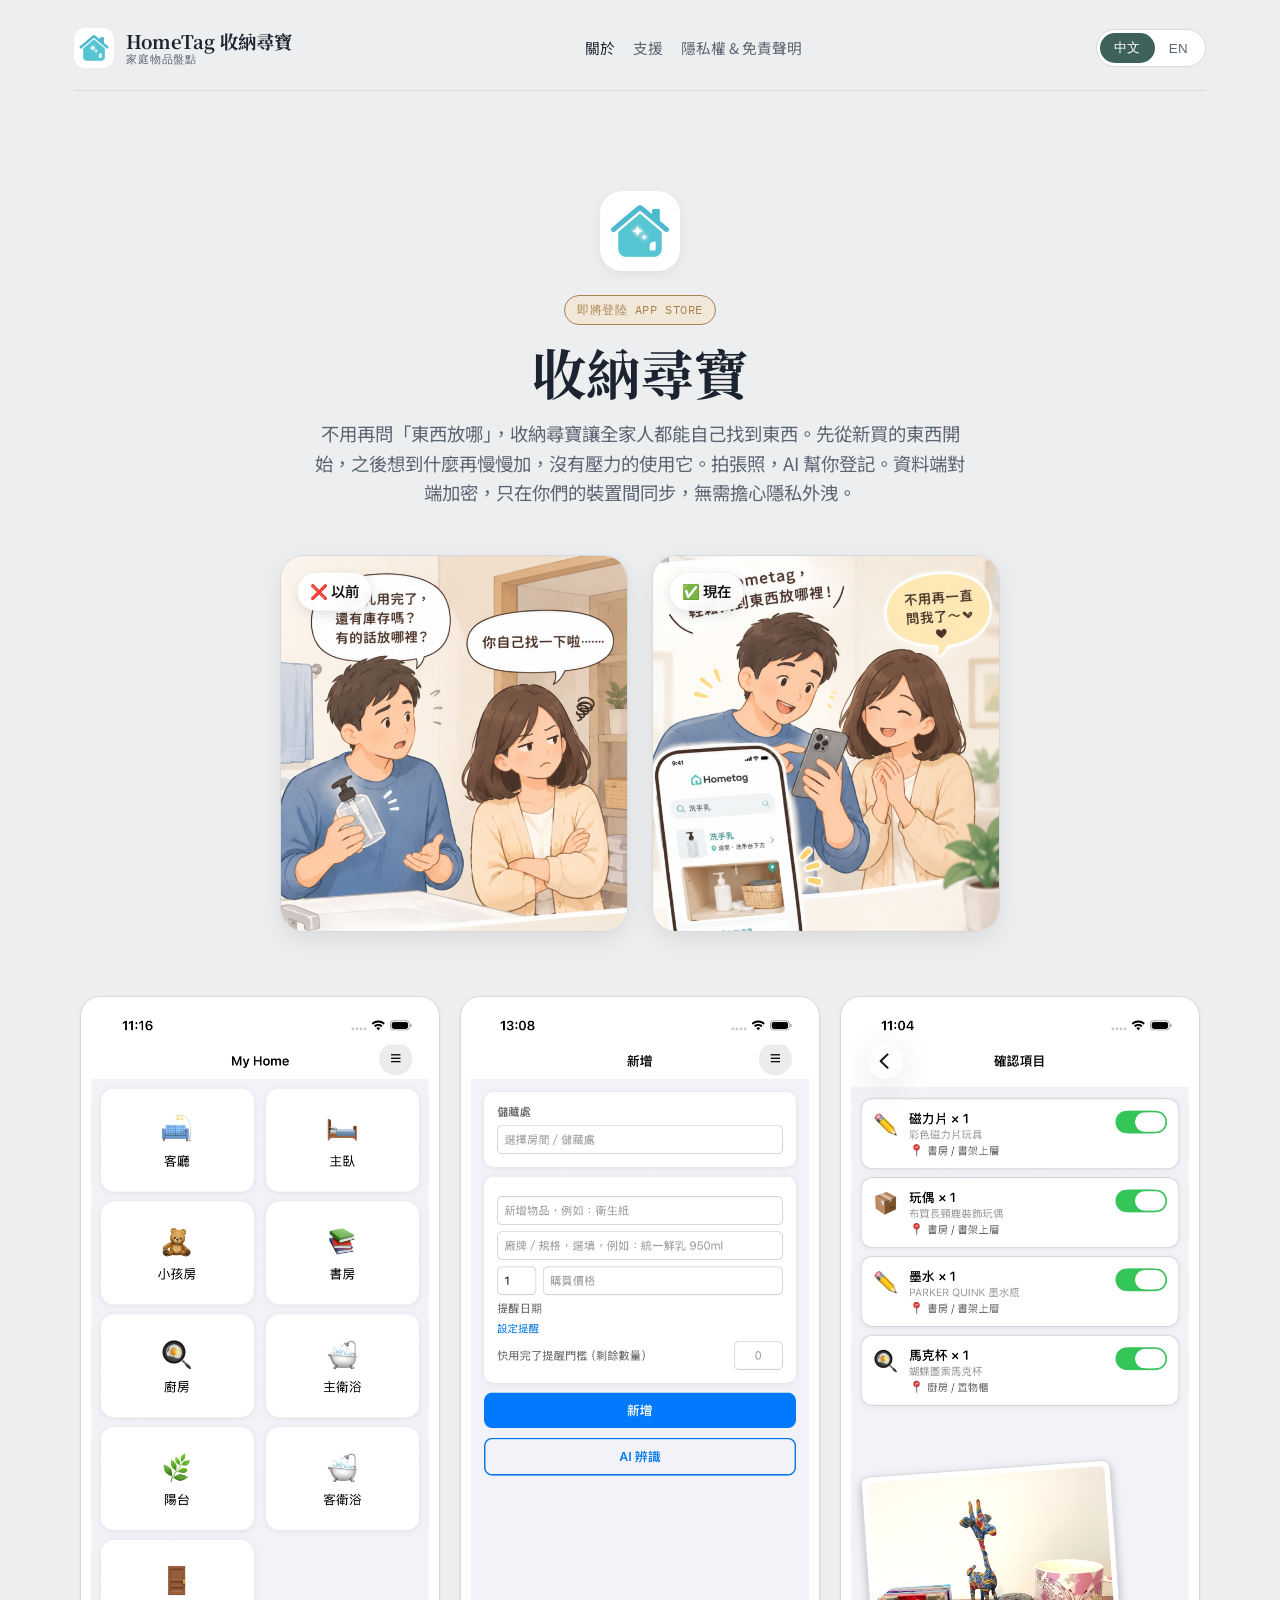
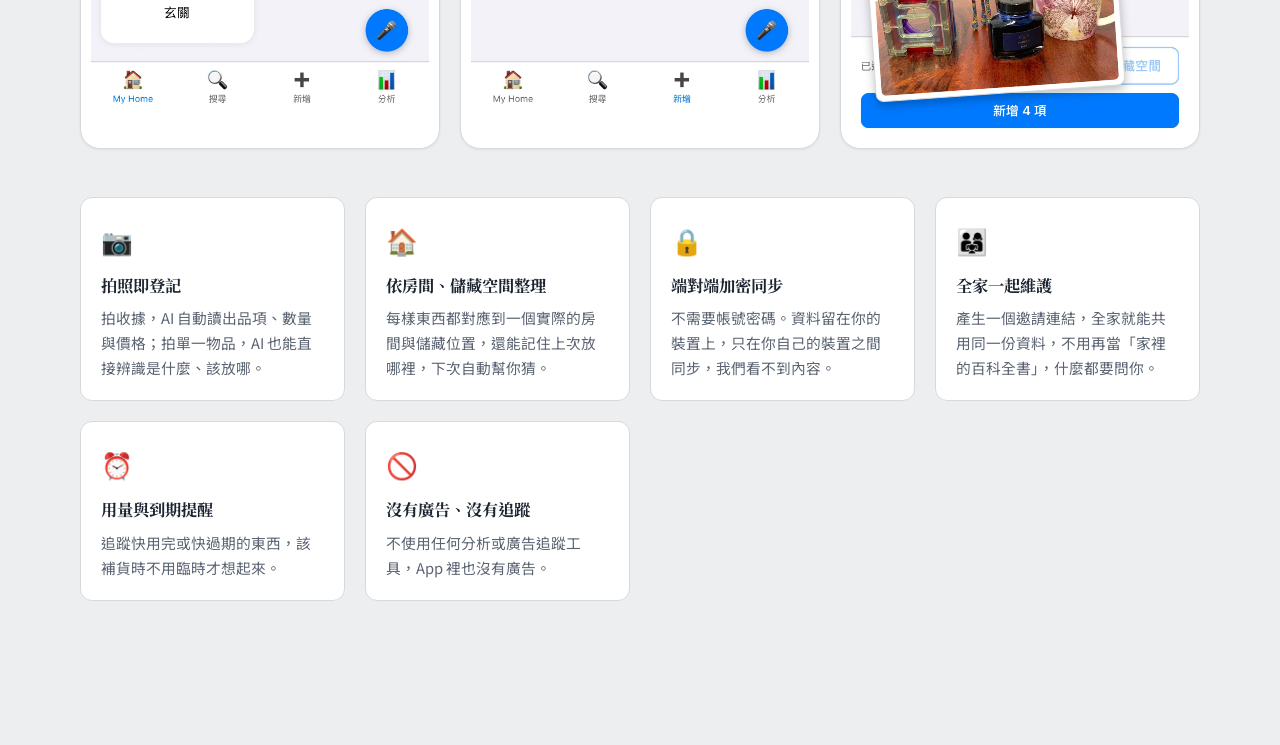
<file: index.html>
<!doctype html><html><head><meta charset=utf8><meta name=viewport content="width=device-width,initial-scale=1"><style>:root{color-scheme:light}body{margin:0;padding:0;font:14px -apple-system,BlinkMacSystemFont,sans-serif;background:#faf9f5;color:#141413}img{max-width:100%}[hidden]:not([hidden=until-found]){display:none!important}</style></head><body>
<title>HomeTag</title>
<link rel="icon" href="icon.png">
<link rel="stylesheet" href="https://fonts.googleapis.com/css2?family=Noto+Serif+TC:wght@500;700&family=Noto+Sans+TC:wght@400;500;600&family=Source+Serif+4:opsz,wght@8..60,500;8..60,700&family=Source+Sans+3:wght@400;500;600&family=IBM+Plex+Mono:wght@400;500&display=swap">
<link rel="stylesheet" href="style.css">

<div class="page">
  <header class="masthead">
    <a class="brand" href="index.html">
      <div class="brand-mark"><img src="icon.png" alt="HomeTag" style="width:100%;height:100%;object-fit:cover;border-radius:10px"></div>
      <div class="brand-text">
        <span class="brand-name">HomeTag <span data-lang-content="zh">收納尋寶</span></span>
        <span class="brand-sub"><span data-lang-content="zh">家庭物品盤點</span><span data-lang-content="en">Household Inventory</span></span>
      </div>
    </a>
    <nav class="site-nav">
      <a href="index.html" aria-current="page"><span data-lang-content="zh">關於</span><span data-lang-content="en">About</span></a>
      <a href="support.html"><span data-lang-content="zh">支援</span><span data-lang-content="en">Support</span></a>
      <a href="privacy.html"><span data-lang-content="zh">隱私權 & 免責聲明</span><span data-lang-content="en">Policies</span></a>
    </nav>
    <div class="lang-toggle" role="group" aria-label="Language">
      <button type="button" id="btn-zh" aria-pressed="true">中文</button>
      <button type="button" id="btn-en" aria-pressed="false">EN</button>
    </div>
  </header>

  <div class="simple-page">
    <div class="hero-row">
      <div class="hero">
        <div class="brand-mark"><img src="icon.png" alt="HomeTag" style="width:100%;height:100%;object-fit:cover;border-radius:22px"></div>
        <span class="status-pill" data-lang-content="zh">即將登陸 App Store</span>
        <span class="status-pill" data-lang-content="en">Coming soon to the App Store</span>
        <h1 data-lang-content="zh">收納尋寶</h1>
        <h1 data-lang-content="en">HomeTag</h1>
        <p data-lang-content="zh">不用再問「東西放哪」，收納尋寶讓全家人都能自己找到東西。先從新買的東西開始，之後想到什麼再慢慢加，沒有壓力的使用它。拍張照，AI 幫你登記。資料端對端加密，只在你們的裝置間同步，無需擔心隱私外洩。</p>
        <p data-lang-content="en">Stop asking "where did you put that?" HomeTag helps everyone in the household find things themselves. No need to inventory your whole home on day one. Just start with what's new, and add more whenever you think of it. Snap a photo and let AI log it. It is end-to-end encrypted, synced only between your own devices. No privacy leaking.</p>
      </div>

      <div class="scenario">
        <div data-lang-content="zh">
          <div class="scenario-split">
            <div class="scenario-panel bad">
              <div class="panel-label">❌ 以前</div>
              <div class="scenario-panel-crop"><img src="assets/senario_zh.png" alt="早上找洗手乳，另一半得自己找" loading="lazy"></div>
            </div>
            <div class="scenario-panel good">
              <div class="panel-label">✅ 現在</div>
              <div class="scenario-panel-crop"><img src="assets/senario_zh.png" alt="打開收納尋寶，一秒就找到" loading="lazy"></div>
            </div>
          </div>
        </div>
        <div data-lang-content="en">
          <div class="scenario-split">
            <div class="scenario-panel bad">
              <div class="panel-label">❌ Before</div>
              <div class="scenario-panel-crop"><img src="assets/senario_en.png" alt="Asking your partner where the hand soap is" loading="lazy"></div>
            </div>
            <div class="scenario-panel good">
              <div class="panel-label">✅ Now</div>
              <div class="scenario-panel-crop"><img src="assets/senario_en.png" alt="Finding it yourself in HomeTag" loading="lazy"></div>
            </div>
          </div>
        </div>
      </div>
    </div>

    <div class="screenshot-grid">
      <div class="screenshot" data-lang-content="zh"><img src="assets/home_zh.jpg" alt="收納尋寶 首頁畫面" loading="lazy"></div>
      <div class="screenshot" data-lang-content="zh"><img src="assets/add_zh.jpg" alt="收納尋寶 AI 拍照登記" loading="lazy"></div>
      <div class="screenshot" data-lang-content="zh">
        <div class="screenshot-media">
          <img src="assets/confirm_zh.jpg" alt="收納尋寶 確認畫面">
          <div class="demo-photo"><img src="assets/source_photo.jpg" alt="用來辨識的原始照片" loading="lazy"></div>
        </div>
      </div>
      <div class="screenshot" data-lang-content="en"><img src="assets/home_en.jpg" alt="HomeTag home screen" loading="lazy"></div>
      <div class="screenshot" data-lang-content="en"><img src="assets/add_en.jpg" alt="HomeTag AI photo scan" loading="lazy"></div>
      <div class="screenshot" data-lang-content="en">
        <div class="screenshot-media">
          <img src="assets/confirm_en.jpg" alt="HomeTag confirm screen">
          <div class="demo-photo"><img src="assets/source_photo.jpg" alt="Photo used for AI recognition" loading="lazy"></div>
        </div>
      </div>
    </div>

    <div class="feature-grid">
      <div class="feature-card">
        <div class="icon">📷</div>
        <h3 data-lang-content="zh">拍照即登記</h3>
        <h3 data-lang-content="en">Snap a photo, done</h3>
        <p data-lang-content="zh">拍收據，AI 自動讀出品項、數量與價格；拍單一物品，AI 也能直接辨識是什麼、該放哪。</p>
        <p data-lang-content="en">Photograph a receipt and AI reads out the items, quantities, and prices. Photograph a single object and AI identifies it directly.</p>
      </div>
      <div class="feature-card">
        <div class="icon">🏠</div>
        <h3 data-lang-content="zh">依房間、儲藏空間整理</h3>
        <h3 data-lang-content="en">Organized by room &amp; storage</h3>
        <p data-lang-content="zh">每樣東西都對應到一個實際的房間與儲藏位置，還能記住上次放哪裡，下次自動幫你猜。</p>
        <p data-lang-content="en">Every item maps to a real room and storage spot, and HomeTag remembers where things usually go, so it can suggest a place next time.</p>
      </div>
      <div class="feature-card">
        <div class="icon">🔒</div>
        <h3 data-lang-content="zh">端對端加密同步</h3>
        <h3 data-lang-content="en">End-to-end encrypted sync</h3>
        <p data-lang-content="zh">不需要帳號密碼。資料留在你的裝置上，只在你自己的裝置之間同步，我們看不到內容。</p>
        <p data-lang-content="en">No account or password needed. Your data lives on your devices and syncs only between them, and we can't see the contents.</p>
      </div>
      <div class="feature-card">
        <div class="icon">👨‍👩‍👧</div>
        <h3 data-lang-content="zh">全家一起維護</h3>
        <h3 data-lang-content="en">Share with your household</h3>
        <p data-lang-content="zh">產生一個邀請連結，全家就能共用同一份資料，不用再當「家裡的百科全書」，什麼都要問你。</p>
        <p data-lang-content="en">Generate an invite link so the whole family shares the same inventory. You're no longer the household encyclopedia everyone has to ask.</p>
      </div>
      <div class="feature-card">
        <div class="icon">⏰</div>
        <h3 data-lang-content="zh">用量與到期提醒</h3>
        <h3 data-lang-content="en">Usage &amp; expiry reminders</h3>
        <p data-lang-content="zh">追蹤快用完或快過期的東西，該補貨時不用臨時才想起來。</p>
        <p data-lang-content="en">Track what's running low or coming up on its expiry, so restocking isn't a last-minute scramble.</p>
      </div>
      <div class="feature-card">
        <div class="icon">🚫</div>
        <h3 data-lang-content="zh">沒有廣告、沒有追蹤</h3>
        <h3 data-lang-content="en">No ads, no tracking</h3>
        <p data-lang-content="zh">不使用任何分析或廣告追蹤工具，App 裡也沒有廣告。</p>
        <p data-lang-content="en">No analytics or ad-tracking SDKs of any kind, and no ads anywhere in the app.</p>
      </div>
    </div>

  </div>
</div>

<script>
  (function () {
    var root = document.documentElement;
    var btnZh = document.getElementById('btn-zh');
    var btnEn = document.getElementById('btn-en');

    function setLang(lang) {
      root.setAttribute('data-lang', lang);
      btnZh.setAttribute('aria-pressed', String(lang === 'zh'));
      btnEn.setAttribute('aria-pressed', String(lang === 'en'));
      try { localStorage.setItem('hometag-lang', lang); } catch (e) {}
    }

    var saved = 'zh';
    try { saved = localStorage.getItem('hometag-lang') || 'zh'; } catch (e) {}
    setLang(saved);

    btnZh.addEventListener('click', function () { setLang('zh'); });
    btnEn.addEventListener('click', function () { setLang('en'); });
  })();
</script>

</body></html>
</file>
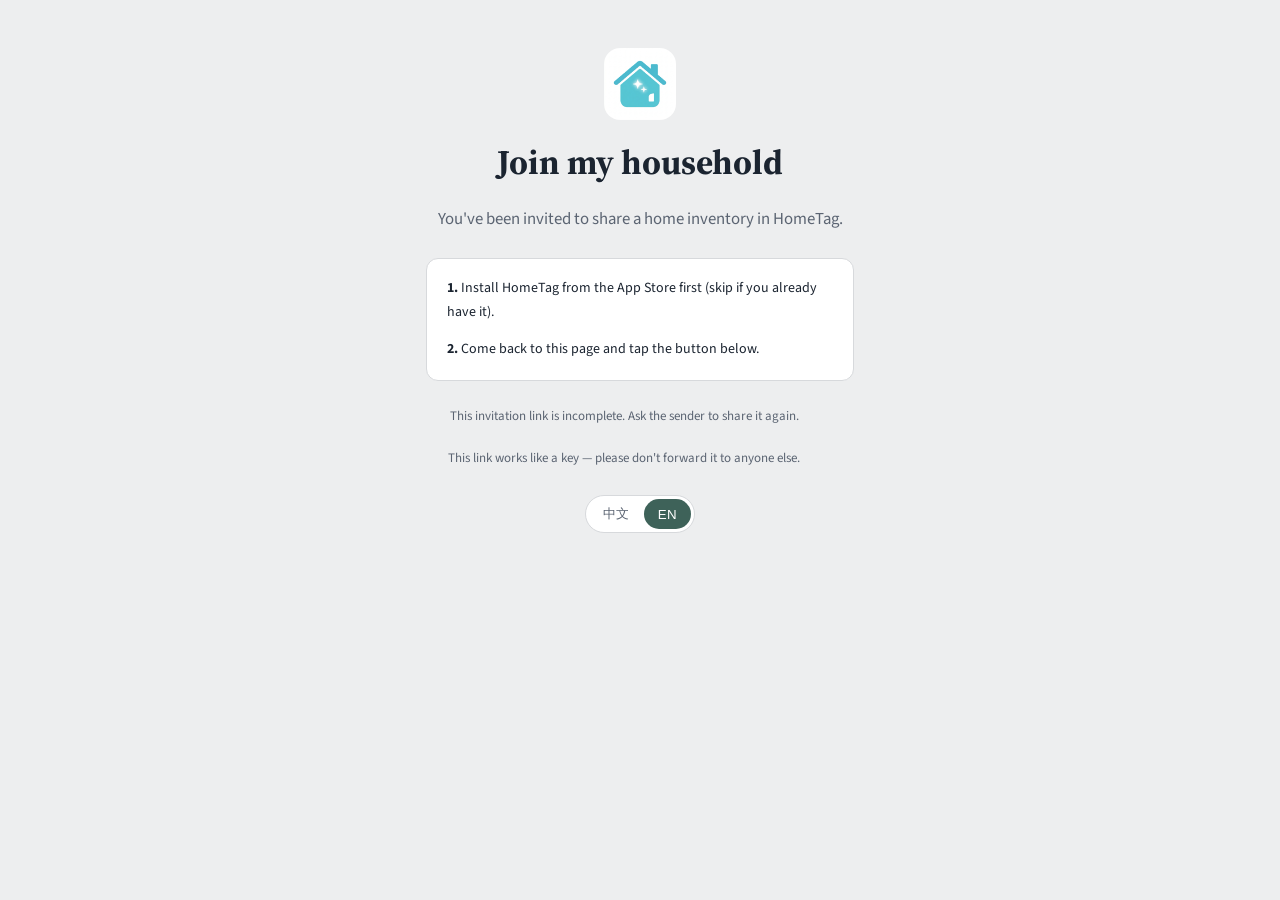
<file: invite.html>
<!doctype html><html><head><meta charset=utf8><meta name=viewport content="width=device-width,initial-scale=1"><style>:root{color-scheme:light}body{margin:0;padding:0;font:14px -apple-system,BlinkMacSystemFont,sans-serif;background:#faf9f5;color:#141413}img{max-width:100%}[hidden]:not([hidden=until-found]){display:none!important}</style></head><body>
<title>HomeTag Invitation</title>
<meta name="robots" content="noindex">
<meta name="referrer" content="no-referrer">
<link rel="icon" href="icon.png">
<link rel="stylesheet" href="https://fonts.googleapis.com/css2?family=Noto+Serif+TC:wght@500;700&family=Noto+Sans+TC:wght@400;500;600&family=Source+Serif+4:opsz,wght@8..60,500;8..60,700&family=Source+Sans+3:wght@400;500;600&family=IBM+Plex+Mono:wght@400;500&display=swap">
<link rel="stylesheet" href="style.css">
<style>
  .invite { max-width: 460px; margin: 48px auto; padding: 0 16px; text-align: center; }
  .invite img.logo { width: 72px; height: 72px; border-radius: 16px; }
  .invite .steps { text-align: left; background: var(--surface); border: 1px solid var(--rule); border-radius: 12px; padding: 4px 20px; margin: 24px 0; }
  .invite .steps p { margin: 14px 0; color: var(--ink); }
  .invite .open { display: inline-block; background: var(--accent); color: #fff; text-decoration: none; font-weight: 600; padding: 14px 28px; border-radius: 12px; font-size: 16px; }
  .invite .note { color: var(--ink-muted); font-size: 13px; margin-top: 20px; }
</style>

<div class="invite">
  <img class="logo" src="icon.png" alt="HomeTag">
  <h1 class="lede" data-lang-content="zh">加入我的家</h1>
  <h1 class="lede" data-lang-content="en">Join my household</h1>
  <p class="standfirst" data-lang-content="zh">有人邀請你在 HomeTag 一起管理家裡的收納。</p>
  <p class="standfirst" data-lang-content="en">You've been invited to share a home inventory in HomeTag.</p>

  <div class="steps">
    <p data-lang-content="zh"><strong>1.</strong> 先在 App Store 安裝 HomeTag（已安裝可略過）。</p>
    <p data-lang-content="en"><strong>1.</strong> Install HomeTag from the App Store first (skip if you already have it).</p>
    <p data-lang-content="zh"><strong>2.</strong> 回到這個頁面，點下面的按鈕。</p>
    <p data-lang-content="en"><strong>2.</strong> Come back to this page and tap the button below.</p>
  </div>

  <a class="open" id="open" href="#" hidden>
    <span data-lang-content="zh">開啟 HomeTag</span><span data-lang-content="en">Open HomeTag</span>
  </a>
  <p class="note" id="invalid" hidden>
    <span data-lang-content="zh">這個邀請連結不完整，請請對方重新傳送。</span>
    <span data-lang-content="en">This invitation link is incomplete. Ask the sender to share it again.</span>
  </p>
  <p class="note">
    <span data-lang-content="zh">邀請連結等同於一把鑰匙，請勿轉傳給其他人。</span>
    <span data-lang-content="en">This link works like a key — please don't forward it to anyone else.</span>
  </p>

  <div class="lang-toggle" role="group" aria-label="Language" style="display:inline-flex;margin-top:12px">
    <button type="button" id="btn-zh" aria-pressed="true">中文</button>
    <button type="button" id="btn-en" aria-pressed="false">EN</button>
  </div>
</div>

<script>
  (function () {
    var root = document.documentElement;
    var btnZh = document.getElementById('btn-zh');
    var btnEn = document.getElementById('btn-en');

    function setLang(lang) {
      root.setAttribute('data-lang', lang);
      btnZh.setAttribute('aria-pressed', String(lang === 'zh'));
      btnEn.setAttribute('aria-pressed', String(lang === 'en'));
    }

    var lang = /^zh/i.test(navigator.language || '') ? 'zh' : 'en';
    setLang(lang);
    btnZh.addEventListener('click', function () { setLang('zh'); });
    btnEn.addEventListener('click', function () { setLang('en'); });

    // The invite lives in the URL fragment, which the browser never sends to
    // any server. No auto-redirect: opening housekeeping:// when the app is
    // missing makes Safari show an error, so the person taps when ready.
    var hash = window.location.hash || '';
    var open = document.getElementById('open');
    if (/^#\/invite\/[^/]+\/[^/]+\/[^/]+$/.test(hash)) {
      open.href = 'housekeeping://' + hash;
      open.hidden = false;
    } else {
      document.getElementById('invalid').hidden = false;
    }
  })();
</script>
</body></html>
</file>
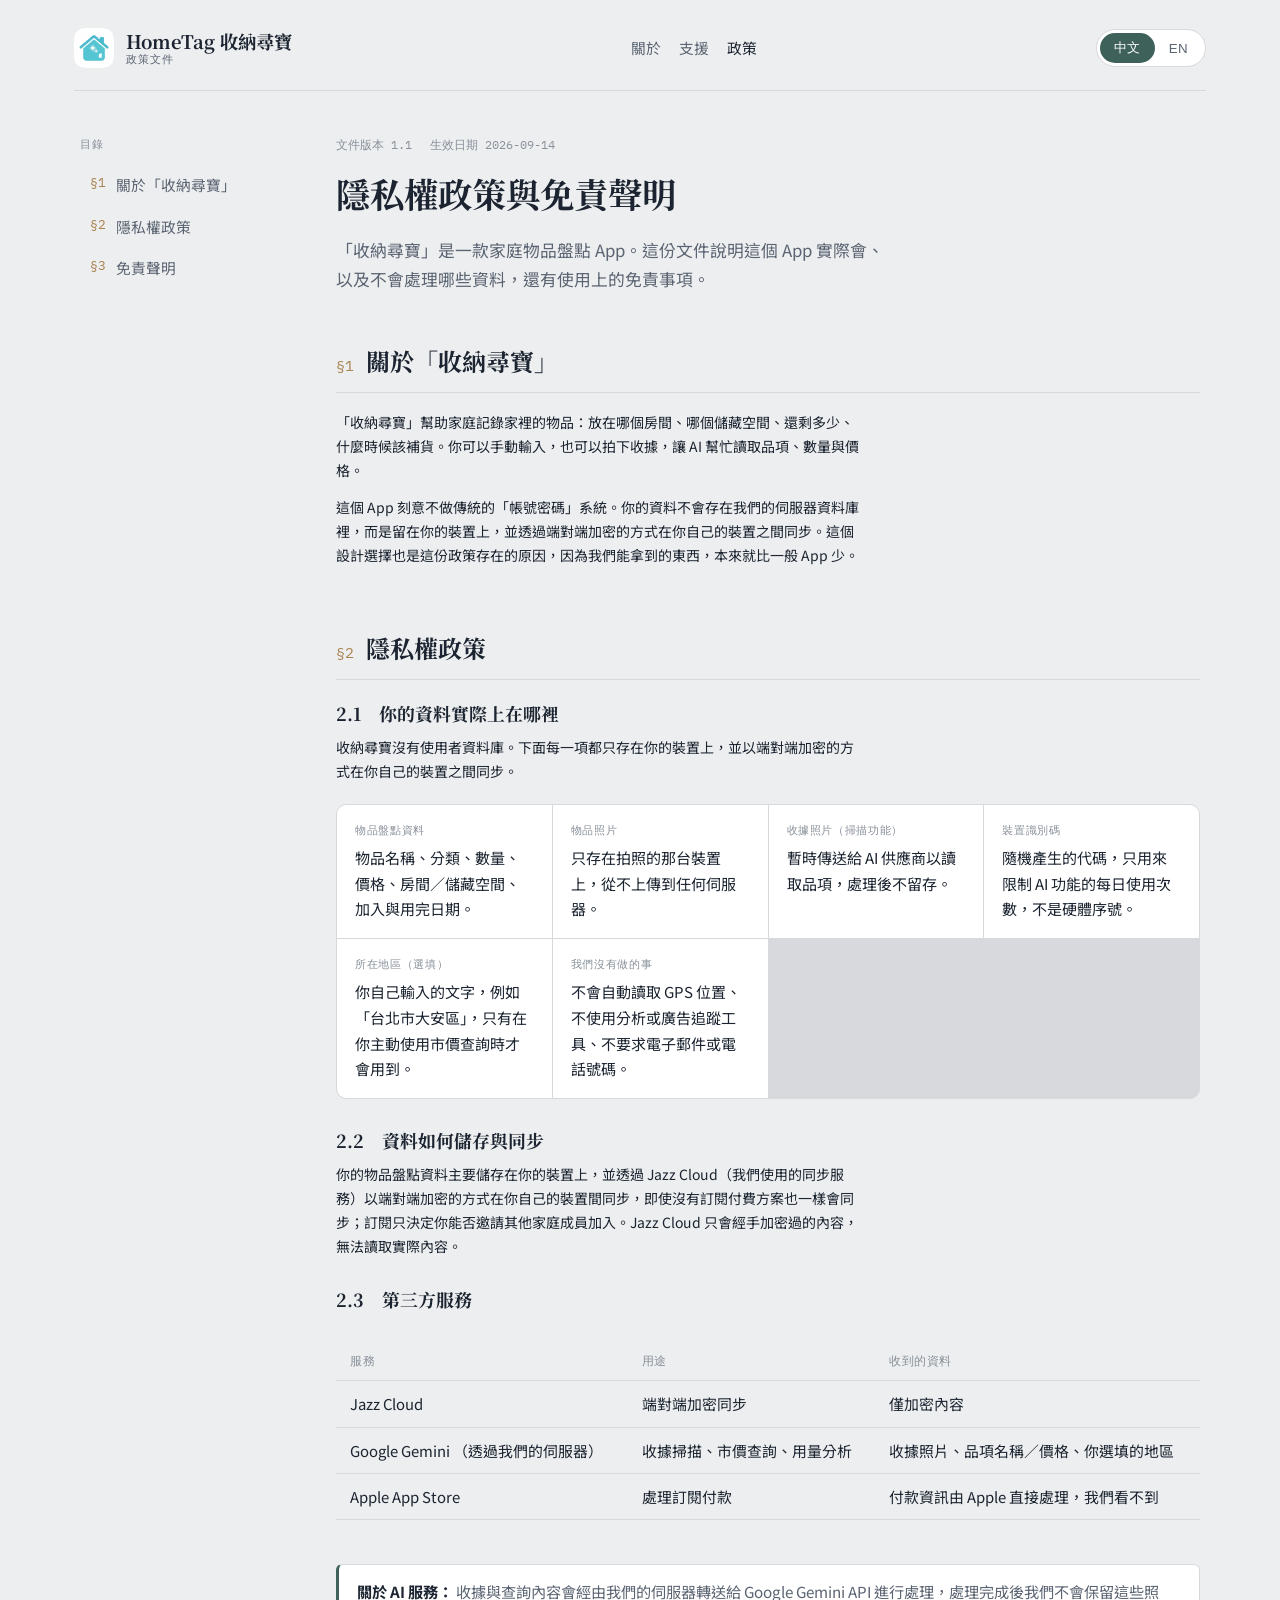
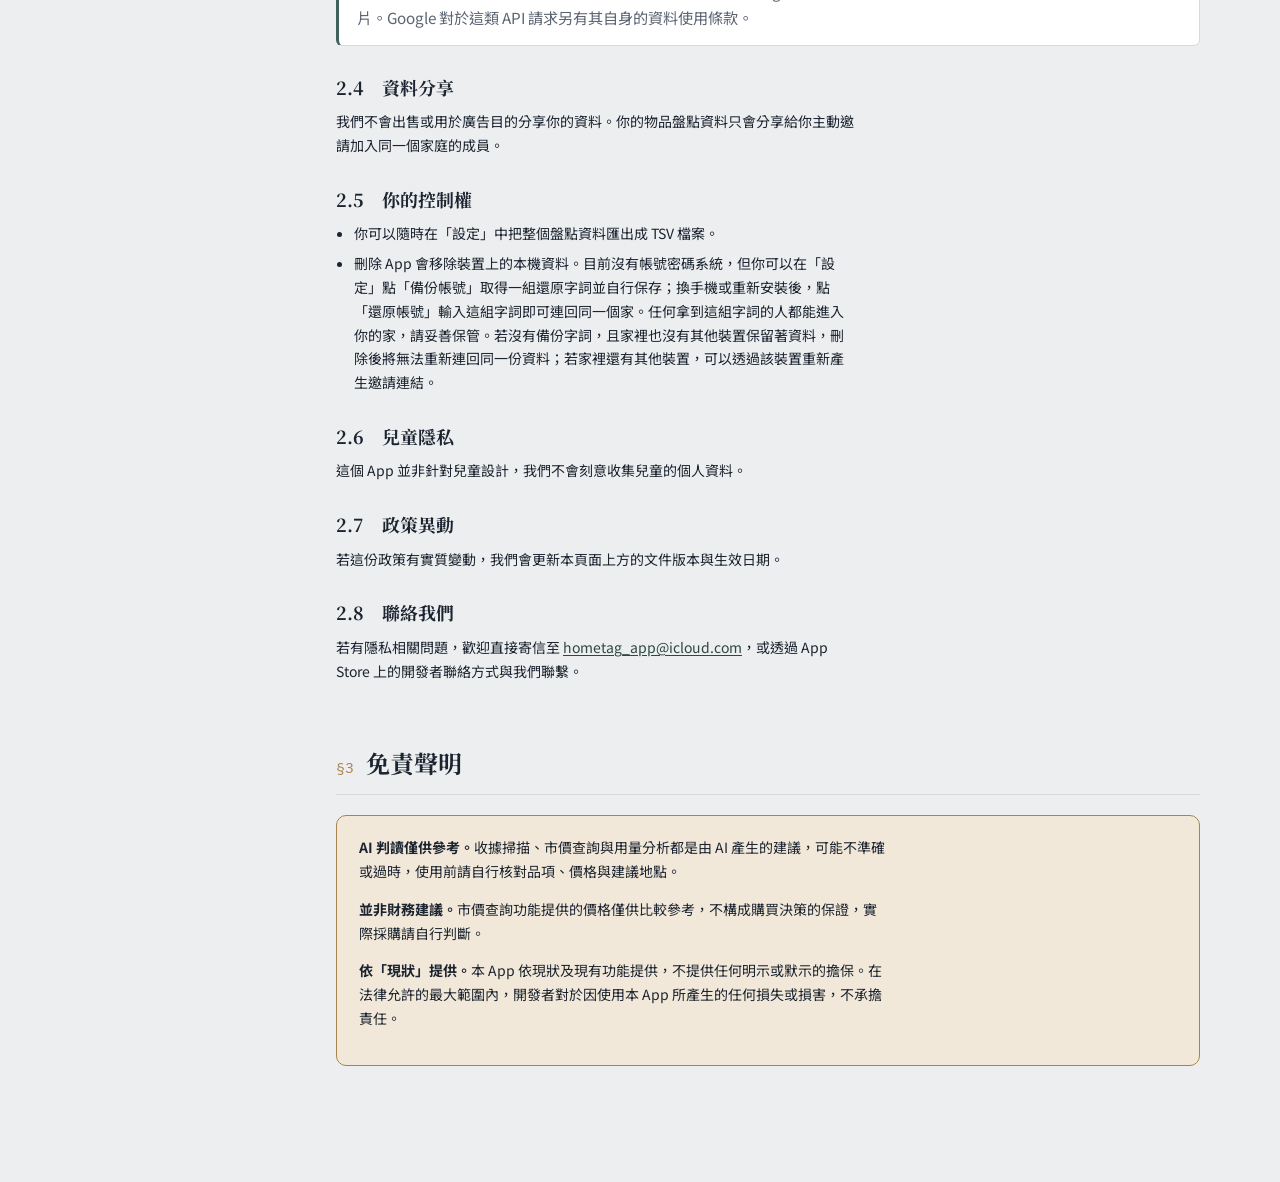
<file: privacy.html>
<!doctype html><html><head><meta charset=utf8><meta name=viewport content="width=device-width,initial-scale=1"><style>:root{color-scheme:light}body{margin:0;padding:0;font:14px -apple-system,BlinkMacSystemFont,sans-serif;background:#faf9f5;color:#141413}img{max-width:100%}[hidden]:not([hidden=until-found]){display:none!important}</style></head><body>
<title>HomeTag Policies</title>
<link rel="icon" href="icon.png">
<link rel="stylesheet" href="https://fonts.googleapis.com/css2?family=Noto+Serif+TC:wght@500;700&family=Noto+Sans+TC:wght@400;500;600&family=Source+Serif+4:opsz,wght@8..60,500;8..60,700&family=Source+Sans+3:wght@400;500;600&family=IBM+Plex+Mono:wght@400;500&display=swap">
<link rel="stylesheet" href="style.css">

<div class="page">
  <header class="masthead">
    <a class="brand" href="index.html">
      <div class="brand-mark"><img src="icon.png" alt="HomeTag" style="width:100%;height:100%;object-fit:cover;border-radius:10px"></div>
      <div class="brand-text">
        <span class="brand-name">HomeTag <span data-lang-content="zh">收納尋寶</span></span>
        <span class="brand-sub"><span data-lang-content="zh">政策文件</span><span data-lang-content="en">Policies</span></span>
      </div>
    </a>
    <nav class="site-nav">
      <a href="index.html"><span data-lang-content="zh">關於</span><span data-lang-content="en">About</span></a>
      <a href="support.html"><span data-lang-content="zh">支援</span><span data-lang-content="en">Support</span></a>
      <a href="privacy.html" aria-current="page"><span data-lang-content="zh">政策</span><span data-lang-content="en">Policies</span></a>
    </nav>
    <div class="lang-toggle" role="group" aria-label="Language">
      <button type="button" id="btn-zh" aria-pressed="true">中文</button>
      <button type="button" id="btn-en" aria-pressed="false">EN</button>
    </div>
  </header>

  <div class="layout">
    <aside class="rail">
      <p class="rail-title"><span data-lang-content="zh">目錄</span><span data-lang-content="en">Contents</span></p>
      <nav>
        <a href="#about"><span class="tag">§1</span><span data-lang-content="zh">關於「收納尋寶」</span><span data-lang-content="en">About</span></a>
        <a href="#privacy"><span class="tag">§2</span><span data-lang-content="zh">隱私權政策</span><span data-lang-content="en">Privacy Policy</span></a>
        <a href="#disclaimer"><span class="tag">§3</span><span data-lang-content="zh">免責聲明</span><span data-lang-content="en">Disclaimer</span></a>
      </nav>
    </aside>

    <main>
      <p class="doc-meta">
        <span><span data-lang-content="zh">文件版本</span><span data-lang-content="en">Document version</span> 1.1</span>
        <span><span data-lang-content="zh">生效日期</span><span data-lang-content="en">Effective</span> 2026-09-14</span>
      </p>
      <h1 class="lede">
        <span data-lang-content="zh">隱私權政策與免責聲明</span>
        <span data-lang-content="en">Privacy Policy &amp; Disclaimer</span>
      </h1>
      <p class="standfirst" data-lang-content="zh">「收納尋寶」是一款家庭物品盤點 App。這份文件說明這個 App 實際會、以及不會處理哪些資料，還有使用上的免責事項。</p>
      <p class="standfirst" data-lang-content="en">HomeTag is a household inventory app. This document explains exactly what data it does and doesn't handle, and the terms under which it's provided.</p>

      <section class="doc-section" id="about">
        <div class="section-head">
          <span class="section-mark">§1</span>
          <h2><span data-lang-content="zh">關於「收納尋寶」</span><span data-lang-content="en">About HomeTag</span></h2>
        </div>

        <p data-lang-content="zh">「收納尋寶」幫助家庭記錄家裡的物品：放在哪個房間、哪個儲藏空間、還剩多少、什麼時候該補貨。你可以手動輸入，也可以拍下收據，讓 AI 幫忙讀取品項、數量與價格。</p>
        <p data-lang-content="en">HomeTag helps a household keep track of what it owns: which room, which storage space, how much is left, and when it's worth restocking. You can add items by hand, or photograph a receipt and let AI read out the items, quantities, and prices.</p>

        <p data-lang-content="zh">這個 App 刻意不做傳統的「帳號密碼」系統。你的資料不會存在我們的伺服器資料庫裡，而是留在你的裝置上，並透過端對端加密的方式在你自己的裝置之間同步。這個設計選擇也是這份政策存在的原因，因為我們能拿到的東西，本來就比一般 App 少。</p>
        <p data-lang-content="en">Deliberately, this app has no traditional account/password system. Your data isn't stored in a server database we control; it lives on your device and syncs end-to-end between your own devices. That design choice is also why this document can say, plainly, that there's less for us to have access to in the first place.</p>
      </section>

      <section class="doc-section" id="privacy">
        <div class="section-head">
          <span class="section-mark">§2</span>
          <h2><span data-lang-content="zh">隱私權政策</span><span data-lang-content="en">Privacy Policy</span></h2>
        </div>

        <h3 data-lang-content="zh">2.1　你的資料實際上在哪裡</h3>
        <h3 data-lang-content="en">2.1　Where Your Data Actually Lives</h3>

        <p data-lang-content="zh">收納尋寶沒有使用者資料庫。下面每一項都只存在你的裝置上，並以端對端加密的方式在你自己的裝置之間同步。</p>
        <p data-lang-content="en">HomeTag has no user database. Everything below lives only on your device and syncs end-to-end encrypted between your own devices.</p>

        <div class="fact-grid">
          <div class="fact">
            <div class="fact-label"><span data-lang-content="zh">物品盤點資料</span><span data-lang-content="en">Inventory data</span></div>
            <div class="fact-value" data-lang-content="zh">物品名稱、分類、數量、價格、房間／儲藏空間、加入與用完日期。</div>
            <div class="fact-value" data-lang-content="en">Item names, categories, quantities, prices, room/storage location, added and used-up dates.</div>
          </div>
          <div class="fact">
            <div class="fact-label"><span data-lang-content="zh">物品照片</span><span data-lang-content="en">Item photos</span></div>
            <div class="fact-value" data-lang-content="zh">只存在拍照的那台裝置上，從不上傳到任何伺服器。</div>
            <div class="fact-value" data-lang-content="en">Stay only on the device that took them, never uploaded anywhere.</div>
          </div>
          <div class="fact">
            <div class="fact-label"><span data-lang-content="zh">收據照片（掃描功能）</span><span data-lang-content="en">Receipt photos (scan feature)</span></div>
            <div class="fact-value" data-lang-content="zh">暫時傳送給 AI 供應商以讀取品項，處理後不留存。</div>
            <div class="fact-value" data-lang-content="en">Sent transiently to our AI provider to read items off the receipt; not retained afterward by us.</div>
          </div>
          <div class="fact">
            <div class="fact-label"><span data-lang-content="zh">裝置識別碼</span><span data-lang-content="en">Device token</span></div>
            <div class="fact-value" data-lang-content="zh">隨機產生的代碼，只用來限制 AI 功能的每日使用次數，不是硬體序號。</div>
            <div class="fact-value" data-lang-content="en">A randomly generated code used only to rate-limit AI features, not a hardware identifier.</div>
          </div>
          <div class="fact">
            <div class="fact-label"><span data-lang-content="zh">所在地區（選填）</span><span data-lang-content="en">Location (optional)</span></div>
            <div class="fact-value" data-lang-content="zh">你自己輸入的文字，例如「台北市大安區」，只有在你主動使用市價查詢時才會用到。</div>
            <div class="fact-value" data-lang-content="en">Free text you type yourself, e.g. a city or district, used only when you actively run a price check.</div>
          </div>
          <div class="fact">
            <div class="fact-label"><span data-lang-content="zh">我們沒有做的事</span><span data-lang-content="en">What we don't do</span></div>
            <div class="fact-value" data-lang-content="zh">不會自動讀取 GPS 位置、不使用分析或廣告追蹤工具、不要求電子郵件或電話號碼。</div>
            <div class="fact-value" data-lang-content="en">No automatic GPS location, no analytics or ad-tracking SDKs, no email or phone number required to use the app.</div>
          </div>
        </div>

        <h3 data-lang-content="zh">2.2　資料如何儲存與同步</h3>
        <h3 data-lang-content="en">2.2　How Data Is Stored &amp; Synced</h3>
        <p data-lang-content="zh">你的物品盤點資料主要儲存在你的裝置上，並透過 Jazz Cloud（我們使用的同步服務）以端對端加密的方式在你自己的裝置間同步，即使沒有訂閱付費方案也一樣會同步；訂閱只決定你能否邀請其他家庭成員加入。Jazz Cloud 只會經手加密過的內容，無法讀取實際內容。</p>
        <p data-lang-content="en">Your inventory data lives primarily on your device and syncs end-to-end between your own devices via Jazz Cloud, our sync provider. This happens regardless of subscription status; a subscription only controls whether you can invite other household members in. Jazz Cloud only ever handles encrypted data and cannot read its contents.</p>

        <h3 data-lang-content="zh">2.3　第三方服務</h3>
        <h3 data-lang-content="en">2.3　Third-Party Services</h3>
        <div class="table-scroll">
        <table class="policy-table">
          <thead>
            <tr>
              <th><span data-lang-content="zh">服務</span><span data-lang-content="en">Service</span></th>
              <th><span data-lang-content="zh">用途</span><span data-lang-content="en">Purpose</span></th>
              <th><span data-lang-content="zh">收到的資料</span><span data-lang-content="en">Data it sees</span></th>
            </tr>
          </thead>
          <tbody>
            <tr>
              <td>Jazz Cloud</td>
              <td><span data-lang-content="zh">端對端加密同步</span><span data-lang-content="en">End-to-end encrypted sync</span></td>
              <td><span data-lang-content="zh">僅加密內容</span><span data-lang-content="en">Ciphertext only</span></td>
            </tr>
            <tr>
              <td>Google Gemini <span data-lang-content="zh">（透過我們的伺服器）</span><span data-lang-content="en">(via our server)</span></td>
              <td><span data-lang-content="zh">收據掃描、市價查詢、用量分析</span><span data-lang-content="en">Receipt scanning, price check, usage insight</span></td>
              <td><span data-lang-content="zh">收據照片、品項名稱／價格、你選填的地區</span><span data-lang-content="en">Receipt photo, item name/price, your optional location text</span></td>
            </tr>
            <tr>
              <td>Apple App Store</td>
              <td><span data-lang-content="zh">處理訂閱付款</span><span data-lang-content="en">Handles subscription payment</span></td>
              <td><span data-lang-content="zh">付款資訊由 Apple 直接處理，我們看不到</span><span data-lang-content="en">Payment details handled entirely by Apple; we never see them</span></td>
            </tr>
          </tbody>
        </table>
        </div>
        <div class="callout">
          <strong><span data-lang-content="zh">關於 AI 服務：</span><span data-lang-content="en">On the AI provider:</span></strong>
          <span data-lang-content="zh">收據與查詢內容會經由我們的伺服器轉送給 Google Gemini API 進行處理，處理完成後我們不會保留這些照片。Google 對於這類 API 請求另有其自身的資料使用條款。</span>
          <span data-lang-content="en">Receipts and query text are relayed through our own server to Google's Gemini API for processing; we don't retain the photos afterward. Google's own terms govern how it handles API requests of this kind.</span>
        </div>

        <h3 data-lang-content="zh">2.4　資料分享</h3>
        <h3 data-lang-content="en">2.4　Data Sharing</h3>
        <p data-lang-content="zh">我們不會出售或用於廣告目的分享你的資料。你的物品盤點資料只會分享給你主動邀請加入同一個家庭的成員。</p>
        <p data-lang-content="en">We don't sell your data or share it for advertising. Your inventory data is only ever shared with members you actively invite into the same household.</p>

        <h3 data-lang-content="zh">2.5　你的控制權</h3>
        <h3 data-lang-content="en">2.5　Your Control</h3>
        <ul>
          <li data-lang-content="zh">你可以隨時在「設定」中把整個盤點資料匯出成 TSV 檔案。</li>
          <li data-lang-content="en">You can export your entire inventory as a TSV file from Settings at any time.</li>
          <li data-lang-content="zh">刪除 App 會移除裝置上的本機資料。目前沒有帳號密碼系統，但你可以在「設定」點「備份帳號」取得一組還原字詞並自行保存；換手機或重新安裝後，點「還原帳號」輸入這組字詞即可連回同一個家。任何拿到這組字詞的人都能進入你的家，請妥善保管。若沒有備份字詞，且家裡也沒有其他裝置保留著資料，刪除後將無法重新連回同一份資料；若家裡還有其他裝置，可以透過該裝置重新產生邀請連結。</li>
          <li data-lang-content="en">Deleting the app removes local data on that device. There's no account/password system, but in Settings you can tap "Back up account" to get a recovery phrase and save it yourself; after getting a new phone or reinstalling, tap "Restore account" and enter the phrase to reconnect to the same household. Anyone who has the phrase can open your household, so keep it private. Without a saved phrase, if no other device in the household still has the data, there is no way back into it after deletion. If another device is still connected, you can generate a fresh invite link from there.</li>
        </ul>

        <h3 data-lang-content="zh">2.6　兒童隱私</h3>
        <h3 data-lang-content="en">2.6　Children's Privacy</h3>
        <p data-lang-content="zh">這個 App 並非針對兒童設計，我們不會刻意收集兒童的個人資料。</p>
        <p data-lang-content="en">This app isn't directed at children, and we don't knowingly collect personal data from them.</p>

        <h3 data-lang-content="zh">2.7　政策異動</h3>
        <h3 data-lang-content="en">2.7　Changes to This Policy</h3>
        <p data-lang-content="zh">若這份政策有實質變動，我們會更新本頁面上方的文件版本與生效日期。</p>
        <p data-lang-content="en">If this policy changes materially, we'll update the document version and effective date at the top of this page.</p>

        <h3 data-lang-content="zh">2.8　聯絡我們</h3>
        <h3 data-lang-content="en">2.8　Contact</h3>
        <p data-lang-content="zh">若有隱私相關問題，歡迎直接寄信至 <a href="mailto:hometag_app@icloud.com">hometag_app@icloud.com</a>，或透過 App Store 上的開發者聯絡方式與我們聯繫。</p>
        <p data-lang-content="en">For privacy questions, email us directly at <a href="mailto:hometag_app@icloud.com">hometag_app@icloud.com</a>, or reach us through the developer contact listed on the App Store.</p>
      </section>

      <section class="doc-section" id="disclaimer">
        <div class="section-head">
          <span class="section-mark">§3</span>
          <h2><span data-lang-content="zh">免責聲明</span><span data-lang-content="en">Disclaimer</span></h2>
        </div>

        <div class="disclaimer-box">
          <p data-lang-content="zh"><strong>AI 判讀僅供參考。</strong>收據掃描、市價查詢與用量分析都是由 AI 產生的建議，可能不準確或過時，使用前請自行核對品項、價格與建議地點。</p>
          <p data-lang-content="en"><strong>AI output is a suggestion, not a fact.</strong> Receipt scanning, price checks, and usage insights are AI-generated and may be inaccurate or out of date; verify item details, prices, and suggested locations yourself before relying on them.</p>

          <p data-lang-content="zh"><strong>並非財務建議。</strong>市價查詢功能提供的價格僅供比較參考，不構成購買決策的保證，實際採購請自行判斷。</p>
          <p data-lang-content="en"><strong>Not financial advice.</strong> Prices shown by the market-price feature are for reference only and aren't a guarantee; use your own judgment for actual purchases.</p>

          <p data-lang-content="zh"><strong>依「現狀」提供。</strong>本 App 依現狀及現有功能提供，不提供任何明示或默示的擔保。在法律允許的最大範圍內，開發者對於因使用本 App 所產生的任何損失或損害，不承擔責任。</p>
          <p data-lang-content="en"><strong>Provided as-is.</strong> This app is provided as-is, with no warranty of any kind, express or implied. To the fullest extent permitted by law, the developer is not liable for any loss or damage arising from your use of it.</p>
        </div>
      </section>
    </main>
  </div>
</div>

<script>
  (function () {
    var root = document.documentElement;
    var btnZh = document.getElementById('btn-zh');
    var btnEn = document.getElementById('btn-en');

    function setLang(lang) {
      root.setAttribute('data-lang', lang);
      btnZh.setAttribute('aria-pressed', String(lang === 'zh'));
      btnEn.setAttribute('aria-pressed', String(lang === 'en'));
      try { localStorage.setItem('hometag-lang', lang); } catch (e) {}
    }

    var saved = 'zh';
    try { saved = localStorage.getItem('hometag-lang') || 'zh'; } catch (e) {}
    setLang(saved);

    btnZh.addEventListener('click', function () { setLang('zh'); });
    btnEn.addEventListener('click', function () { setLang('en'); });
  })();
</script>

</body></html>
</file>
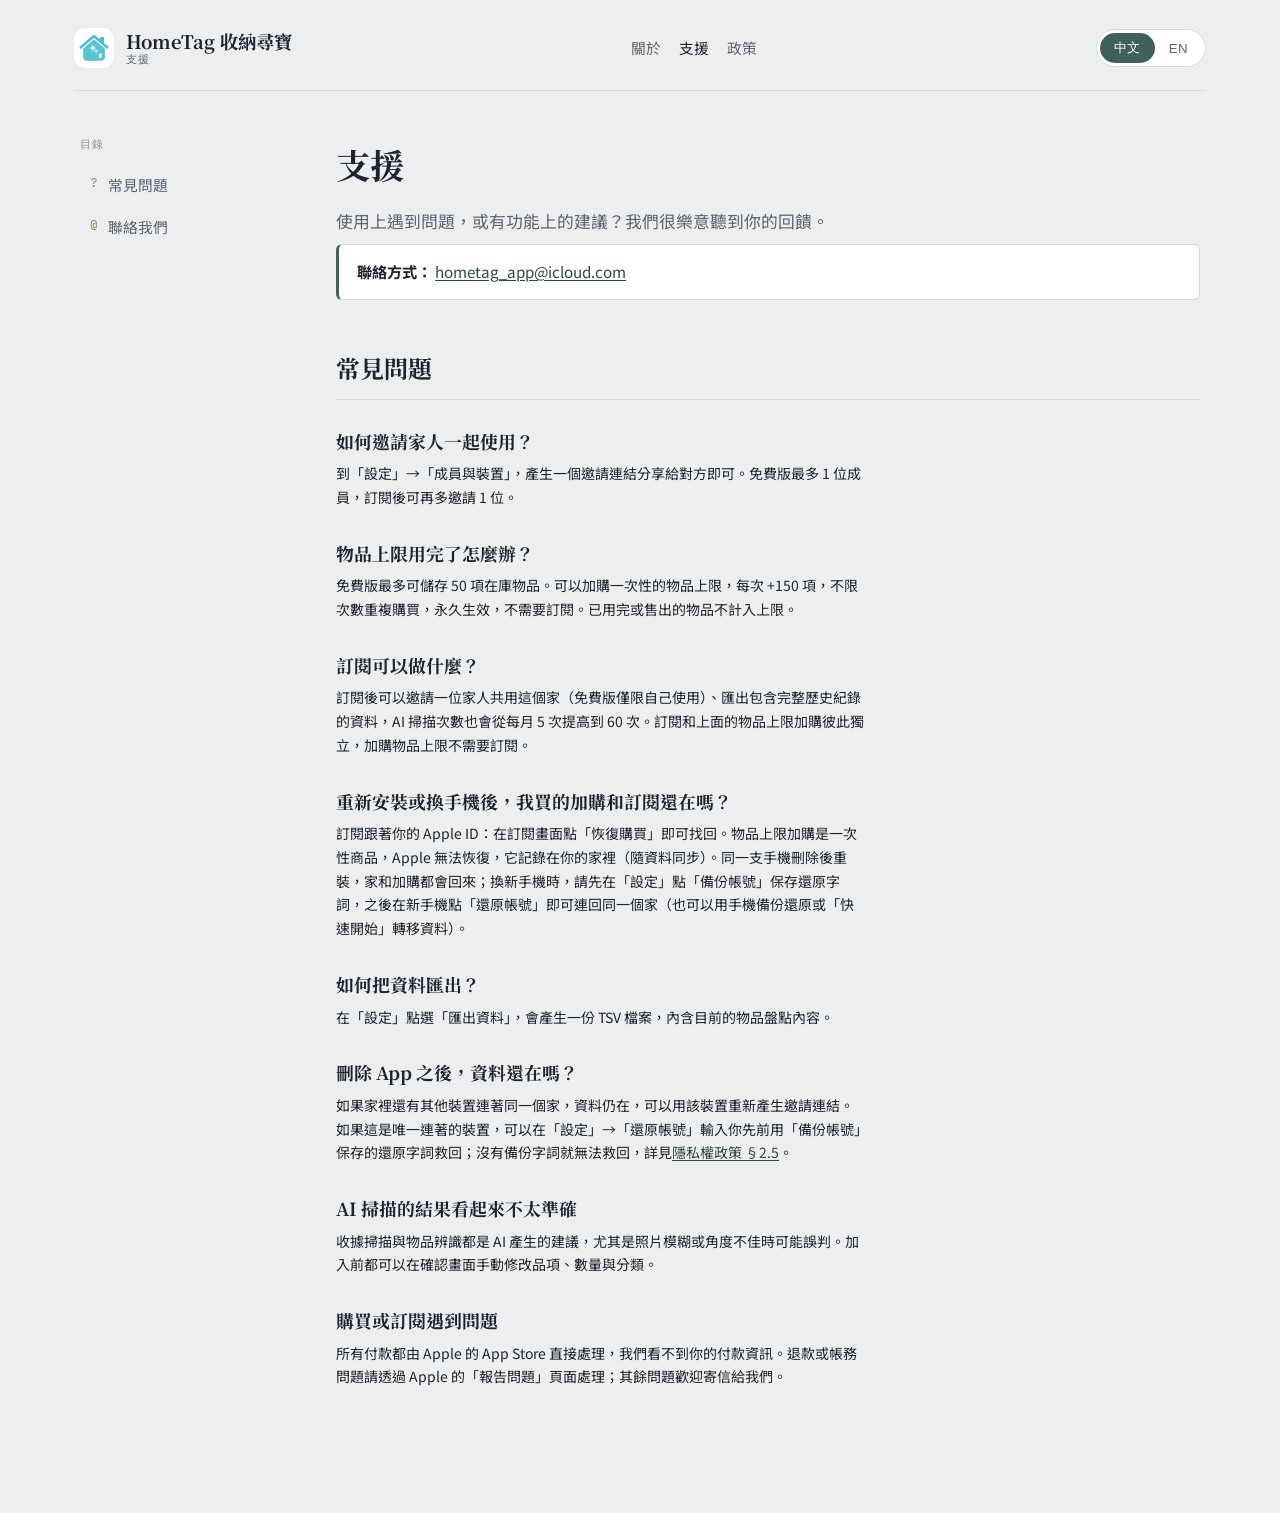
<file: support.html>
<!doctype html><html><head><meta charset=utf8><meta name=viewport content="width=device-width,initial-scale=1"><style>:root{color-scheme:light}body{margin:0;padding:0;font:14px -apple-system,BlinkMacSystemFont,sans-serif;background:#faf9f5;color:#141413}img{max-width:100%}[hidden]:not([hidden=until-found]){display:none!important}</style></head><body>
<title>HomeTag Support</title>
<link rel="icon" href="icon.png">
<link rel="stylesheet" href="https://fonts.googleapis.com/css2?family=Noto+Serif+TC:wght@500;700&family=Noto+Sans+TC:wght@400;500;600&family=Source+Serif+4:opsz,wght@8..60,500;8..60,700&family=Source+Sans+3:wght@400;500;600&family=IBM+Plex+Mono:wght@400;500&display=swap">
<link rel="stylesheet" href="style.css">

<div class="page">
  <header class="masthead">
    <a class="brand" href="index.html">
      <div class="brand-mark"><img src="icon.png" alt="HomeTag" style="width:100%;height:100%;object-fit:cover;border-radius:10px"></div>
      <div class="brand-text">
        <span class="brand-name">HomeTag <span data-lang-content="zh">收納尋寶</span></span>
        <span class="brand-sub"><span data-lang-content="zh">支援</span><span data-lang-content="en">Support</span></span>
      </div>
    </a>
    <nav class="site-nav">
      <a href="index.html"><span data-lang-content="zh">關於</span><span data-lang-content="en">About</span></a>
      <a href="support.html" aria-current="page"><span data-lang-content="zh">支援</span><span data-lang-content="en">Support</span></a>
      <a href="privacy.html"><span data-lang-content="zh">政策</span><span data-lang-content="en">Policies</span></a>
    </nav>
    <div class="lang-toggle" role="group" aria-label="Language">
      <button type="button" id="btn-zh" aria-pressed="true">中文</button>
      <button type="button" id="btn-en" aria-pressed="false">EN</button>
    </div>
  </header>

  <div class="layout">
    <aside class="rail">
      <p class="rail-title"><span data-lang-content="zh">目錄</span><span data-lang-content="en">Contents</span></p>
      <nav>
        <a href="#faq"><span class="tag">?</span><span data-lang-content="zh">常見問題</span><span data-lang-content="en">FAQ</span></a>
        <a href="mailto:hometag_app@icloud.com"><span class="tag">@</span><span data-lang-content="zh">聯絡我們</span><span data-lang-content="en">Contact</span></a>
      </nav>
    </aside>

    <main>
      <h1 class="lede" style="margin-top:0" data-lang-content="zh">支援</h1>
      <h1 class="lede" style="margin-top:0" data-lang-content="en">Support</h1>
      <p class="standfirst" data-lang-content="zh">使用上遇到問題，或有功能上的建議？我們很樂意聽到你的回饋。</p>
      <p class="standfirst" data-lang-content="en">Running into a problem, or have a feature suggestion? We'd genuinely like to hear it.</p>

      <div class="callout" style="margin-top:8px">
        <strong data-lang-content="zh">聯絡方式：</strong><strong data-lang-content="en">Contact:</strong>
        <a href="mailto:hometag_app@icloud.com">hometag_app@icloud.com</a>
      </div>

      <section class="doc-section" id="faq" style="margin-top:40px">
        <div class="section-head">
          <h2><span data-lang-content="zh">常見問題</span><span data-lang-content="en">Frequently Asked Questions</span></h2>
        </div>

        <div class="faq-item">
          <h3 data-lang-content="zh">如何邀請家人一起使用？</h3>
          <h3 data-lang-content="en">How do I invite a family member?</h3>
          <p data-lang-content="zh">到「設定」→「成員與裝置」，產生一個邀請連結分享給對方即可。免費版最多 1 位成員，訂閱後可再多邀請 1 位。</p>
          <p data-lang-content="en">Go to Settings → Members &amp; Devices, and generate an invite link to share. The free tier allows 1 member; subscribing unlocks 1 more.</p>
        </div>

        <div class="faq-item">
          <h3 data-lang-content="zh">物品上限用完了怎麼辦？</h3>
          <h3 data-lang-content="en">What happens when I hit the item limit?</h3>
          <p data-lang-content="zh">免費版最多可儲存 50 項在庫物品。可以加購一次性的物品上限，每次 +150 項，不限次數重複購買，永久生效，不需要訂閱。已用完或售出的物品不計入上限。</p>
          <p data-lang-content="en">The free plan holds up to 50 in-stock items. You can top up the limit by 150 items at a time: a one-time purchase, repeatable as many times as you like, permanent, and no subscription required. Items you've already used up or sold don't count toward the limit.</p>
        </div>

        <div class="faq-item">
          <h3 data-lang-content="zh">訂閱可以做什麼？</h3>
          <h3 data-lang-content="en">What does subscribing unlock?</h3>
          <p data-lang-content="zh">訂閱後可以邀請一位家人共用這個家（免費版僅限自己使用）、匯出包含完整歷史紀錄的資料，AI 掃描次數也會從每月 5 次提高到 60 次。訂閱和上面的物品上限加購彼此獨立，加購物品上限不需要訂閱。</p>
          <p data-lang-content="en">Subscribing lets you invite one family member to share this household (the free plan is solo-only), export your full history instead of just current stock, and raises the AI scan quota from 5 to 60 a month. It's independent from the item-limit top-up above, so you don't need to subscribe just to raise your item cap.</p>
        </div>

        <div class="faq-item">
          <h3 data-lang-content="zh">重新安裝或換手機後，我買的加購和訂閱還在嗎？</h3>
          <h3 data-lang-content="en">Will my purchases come back after reinstalling or getting a new phone?</h3>
          <p data-lang-content="zh">訂閱跟著你的 Apple ID：在訂閱畫面點「恢復購買」即可找回。物品上限加購是一次性商品，Apple 無法恢復，它記錄在你的家裡（隨資料同步）。同一支手機刪除後重裝，家和加購都會回來；換新手機時，請先在「設定」點「備份帳號」保存還原字詞，之後在新手機點「還原帳號」即可連回同一個家（也可以用手機備份還原或「快速開始」轉移資料）。</p>
          <p data-lang-content="en">Your subscription follows your Apple ID: tap "Restore Purchases" on the subscription screen to bring it back. The item-limit top-up is a one-time purchase that Apple can't restore; it is stored in your household and syncs with your data. Reinstalling on the same phone brings both back. On a new phone, first tap "Back up account" in Settings and save the recovery phrase, then tap "Restore account" on the new phone to reconnect to your household (a phone backup restore or Quick Start transfer works too).</p>
        </div>

        <div class="faq-item">
          <h3 data-lang-content="zh">如何把資料匯出？</h3>
          <h3 data-lang-content="en">How do I export my data?</h3>
          <p data-lang-content="zh">在「設定」點選「匯出資料」，會產生一份 TSV 檔案，內含目前的物品盤點內容。</p>
          <p data-lang-content="en">Tap "Export Data" in Settings to generate a TSV file with your current inventory.</p>
        </div>

        <div class="faq-item">
          <h3 data-lang-content="zh">刪除 App 之後，資料還在嗎？</h3>
          <h3 data-lang-content="en">If I delete the app, is my data still there?</h3>
          <p data-lang-content="zh">如果家裡還有其他裝置連著同一個家，資料仍在，可以用該裝置重新產生邀請連結。如果這是唯一連著的裝置，可以在「設定」→「還原帳號」輸入你先前用「備份帳號」保存的還原字詞救回；沒有備份字詞就無法救回，詳見<a href="privacy.html#privacy">隱私權政策 §2.5</a>。</p>
          <p data-lang-content="en">If another device in your household is still connected, your data is safe there, and you can generate a fresh invite from it. If this was the only connected device, use Settings → Restore account with the recovery phrase you saved earlier from Back up account. Without a saved phrase there is no way back; see <a href="privacy.html#privacy">Privacy Policy §2.5</a> for the full explanation.</p>
        </div>

        <div class="faq-item">
          <h3 data-lang-content="zh">AI 掃描的結果看起來不太準確</h3>
          <h3 data-lang-content="en">The AI scan result looks inaccurate</h3>
          <p data-lang-content="zh">收據掃描與物品辨識都是 AI 產生的建議，尤其是照片模糊或角度不佳時可能誤判。加入前都可以在確認畫面手動修改品項、數量與分類。</p>
          <p data-lang-content="en">Receipt scans and object recognition are AI-generated suggestions and can misread a blurry or awkwardly angled photo. You can always edit the name, quantity, and category on the confirm screen before anything's added.</p>
        </div>

        <div class="faq-item">
          <h3 data-lang-content="zh">購買或訂閱遇到問題</h3>
          <h3 data-lang-content="en">Trouble with a purchase or subscription</h3>
          <p data-lang-content="zh">所有付款都由 Apple 的 App Store 直接處理，我們看不到你的付款資訊。退款或帳務問題請透過 Apple 的「報告問題」頁面處理；其餘問題歡迎寄信給我們。</p>
          <p data-lang-content="en">All payments are handled directly by Apple's App Store, and we never see your payment details. For refunds or billing issues, use Apple's "Report a Problem" page; for anything else, email us.</p>
        </div>
      </section>
    </main>
  </div>
</div>

<script>
  (function () {
    var root = document.documentElement;
    var btnZh = document.getElementById('btn-zh');
    var btnEn = document.getElementById('btn-en');

    function setLang(lang) {
      root.setAttribute('data-lang', lang);
      btnZh.setAttribute('aria-pressed', String(lang === 'zh'));
      btnEn.setAttribute('aria-pressed', String(lang === 'en'));
      try { localStorage.setItem('hometag-lang', lang); } catch (e) {}
    }

    var saved = 'zh';
    try { saved = localStorage.getItem('hometag-lang') || 'zh'; } catch (e) {}
    setLang(saved);

    btnZh.addEventListener('click', function () { setLang('zh'); });
    btnEn.addEventListener('click', function () { setLang('en'); });
  })();
</script>

</body></html>
</file>
<file: style.css>
:root {
  --bg: #edeeef;
  --surface: #ffffff;
  --ink: #1b2430;
  --ink-muted: #5b6472;
  --ink-faint: #889099;
  --accent: #3e6259;
  --accent-strong: #2c4841;
  --accent-soft: #e3ece9;
  --rule: #d7d9dc;
  --brass: #a9824f;
  --brass-soft: #f2e8d9;
  --focus: #2c4841;
  --font-heading: "Source Serif 4", "Noto Serif TC", serif;
  --font-body: "Source Sans 3", "Noto Sans TC", sans-serif;
  --font-mono: "IBM Plex Mono", ui-monospace, monospace;
}

@media (prefers-color-scheme: dark) {
  :root:not([data-theme="light"]) {
    --bg: #14181b;
    --surface: #1c2226;
    --ink: #e7e9ea;
    --ink-muted: #9aa3aa;
    --ink-faint: #6b737a;
    --accent: #7fb0a2;
    --accent-strong: #a8cec1;
    --accent-soft: #22322f;
    --rule: #2c3438;
    --brass: #c9a56e;
    --brass-soft: #2f2a1f;
    --focus: #a8cec1;
  }
}

:root[data-theme="dark"] {
  --bg: #14181b;
  --surface: #1c2226;
  --ink: #e7e9ea;
  --ink-muted: #9aa3aa;
  --ink-faint: #6b737a;
  --accent: #7fb0a2;
  --accent-strong: #a8cec1;
  --accent-soft: #22322f;
  --rule: #2c3438;
  --brass: #c9a56e;
  --brass-soft: #2f2a1f;
  --focus: #a8cec1;
}

* { box-sizing: border-box; }

html[data-lang="zh"] { --font-heading-active: "Noto Serif TC", serif; --font-body-active: "Noto Sans TC", sans-serif; }
html[data-lang="en"] { --font-heading-active: "Source Serif 4", serif; --font-body-active: "Source Sans 3", sans-serif; }

body {
  background: var(--bg);
  color: var(--ink);
  font-family: var(--font-body-active, var(--font-body));
  line-height: 1.7;
  -webkit-font-smoothing: antialiased;
}

/* Doubled attribute selector, not a typo: bumps specificity above any
   single-class component rule (e.g. .status-pill's own `display`), so the
   default hidden state always wins regardless of what else styles the
   element, without needing !important. */
[data-lang-content][data-lang-content] { display: none; }
html[data-lang="zh"] [data-lang-content="zh"] { display: revert; }
html[data-lang="en"] [data-lang-content="en"] { display: revert; }
html[data-lang="zh"] span[data-lang-content="zh"],
html[data-lang="zh"] a[data-lang-content="zh"] { display: inline; }
html[data-lang="en"] span[data-lang-content="en"],
html[data-lang="en"] a[data-lang-content="en"] { display: inline; }

a { color: var(--accent-strong); text-underline-offset: 0.15em; }
a:focus-visible, button:focus-visible { outline: 2px solid var(--focus); outline-offset: 2px; border-radius: 3px; }

.page {
  max-width: 1180px;
  margin: 0 auto;
  padding: 0 24px 96px;
}

/* ---------- Header ---------- */
.masthead {
  display: flex;
  align-items: center;
  justify-content: space-between;
  gap: 16px;
  padding: 28px 0 22px;
  border-bottom: 1px solid var(--rule);
  margin-bottom: 8px;
  flex-wrap: wrap;
}
.brand { display: flex; align-items: center; gap: 12px; text-decoration: none; }
.brand-mark {
  width: 40px; height: 40px;
  display: grid; place-items: center;
  background: var(--accent-soft);
  border-radius: 10px;
  font-size: 20px;
  overflow: hidden;
}
.brand-text { display: flex; flex-direction: column; line-height: 1.25; }
.brand-name { font-family: var(--font-heading-active, var(--font-heading)); font-size: 1.15rem; font-weight: 700; color: var(--ink); }
.brand-sub {
  font-family: var(--font-mono);
  font-size: 0.68rem;
  letter-spacing: 0.08em;
  text-transform: uppercase;
  color: var(--ink-muted);
}
.site-nav { display: flex; align-items: center; gap: 18px; font-size: 0.92rem; }
.site-nav a { color: var(--ink-muted); text-decoration: none; }
.site-nav a:hover, .site-nav a[aria-current="page"] { color: var(--ink); }
.lang-toggle {
  display: inline-flex;
  border: 1px solid var(--rule);
  border-radius: 999px;
  padding: 3px;
  background: var(--surface);
  font-family: var(--font-mono);
  font-size: 0.78rem;
}
.lang-toggle button {
  border: none;
  background: transparent;
  color: var(--ink-muted);
  padding: 6px 14px;
  border-radius: 999px;
  cursor: pointer;
  letter-spacing: 0.03em;
}
.lang-toggle button[aria-pressed="true"] {
  background: var(--accent);
  color: var(--surface);
}

/* ---------- Layout: rail + column ---------- */
.layout {
  display: grid;
  grid-template-columns: 200px minmax(0, 1fr);
  gap: 56px;
  padding-top: 36px;
  max-width: 1120px;
  margin: 0 auto;
}
@media (max-width: 860px) {
  .layout { grid-template-columns: minmax(0, 1fr); gap: 28px; }
  .rail { display: none; }
}

.rail { position: sticky; top: 32px; align-self: start; }
.rail-title {
  font-family: var(--font-mono);
  font-size: 0.68rem;
  letter-spacing: 0.1em;
  text-transform: uppercase;
  color: var(--ink-faint);
  margin: 0 0 12px;
}
.rail nav { display: flex; flex-direction: column; gap: 2px; }
.rail a {
  display: flex;
  gap: 10px;
  padding: 7px 10px;
  border-radius: 8px;
  color: var(--ink-muted);
  text-decoration: none;
  font-size: 0.92rem;
}
.rail a:hover { background: var(--accent-soft); color: var(--ink); }
.rail a .tag { font-family: var(--font-mono); color: var(--brass); font-size: 0.85em; }

.doc-meta {
  font-family: var(--font-mono);
  font-size: 0.76rem;
  color: var(--ink-faint);
  display: flex;
  gap: 18px;
  flex-wrap: wrap;
  margin: 0 0 8px;
}

.lede {
  font-family: var(--font-heading-active, var(--font-heading));
  font-size: clamp(1.7rem, 3vw, 2.15rem);
  font-weight: 700;
  text-wrap: balance;
  margin: 4px 0 14px;
}

.standfirst {
  color: var(--ink-muted);
  font-size: 1.05rem;
  max-width: 62ch;
  margin: 0 0 8px;
}

section.doc-section {
  margin-top: 52px;
  padding-top: 8px;
}
section.doc-section:first-of-type { margin-top: 40px; }

.section-head {
  display: flex;
  align-items: baseline;
  gap: 12px;
  border-bottom: 1px solid var(--rule);
  padding-bottom: 10px;
  margin-bottom: 18px;
}
.section-mark {
  font-family: var(--font-mono);
  color: var(--brass);
  font-size: 0.95rem;
  flex-shrink: 0;
}
.section-head h2 {
  font-family: var(--font-heading-active, var(--font-heading));
  font-size: 1.5rem;
  font-weight: 700;
  margin: 0;
  text-wrap: balance;
}

h3 {
  font-family: var(--font-heading-active, var(--font-heading));
  font-size: 1.12rem;
  font-weight: 700;
  margin: 26px 0 8px;
}
.doc-section > h3:first-of-type { margin-top: 4px; }

p { margin: 0 0 14px; max-width: 66ch; }
ul, ol { margin: 0 0 14px; padding-left: 1.3em; max-width: 64ch; }
li { margin-bottom: 6px; }
strong { color: var(--ink); }

.callout {
  background: var(--surface);
  border: 1px solid var(--rule);
  border-left: 3px solid var(--accent);
  border-radius: 6px;
  padding: 14px 18px;
  margin: 18px 0;
  font-size: 0.95rem;
  color: var(--ink-muted);
}
.callout strong { color: var(--ink); }

.fact-grid {
  display: grid;
  grid-template-columns: repeat(auto-fit, minmax(200px, 1fr));
  gap: 1px;
  background: var(--rule);
  border: 1px solid var(--rule);
  border-radius: 10px;
  overflow: hidden;
  margin: 20px 0 26px;
}
.fact {
  background: var(--surface);
  padding: 16px 18px;
}
.fact-label {
  font-family: var(--font-mono);
  font-size: 0.68rem;
  letter-spacing: 0.06em;
  text-transform: uppercase;
  color: var(--ink-faint);
  margin-bottom: 6px;
}
.fact-value { font-size: 0.94rem; color: var(--ink); }

table.policy-table {
  width: 100%;
  border-collapse: collapse;
  margin: 18px 0 26px;
  font-size: 0.93rem;
}
.table-scroll { overflow-x: auto; }
table.policy-table th, table.policy-table td {
  text-align: left;
  padding: 10px 14px;
  border-bottom: 1px solid var(--rule);
  vertical-align: top;
}
table.policy-table th {
  font-family: var(--font-mono);
  font-size: 0.72rem;
  letter-spacing: 0.05em;
  text-transform: uppercase;
  color: var(--ink-faint);
  font-weight: 500;
}

.disclaimer-box {
  background: var(--brass-soft);
  border: 1px solid var(--brass);
  border-radius: 10px;
  padding: 20px 22px;
  margin: 20px 0;
}
.disclaimer-box p:last-child { margin-bottom: 0; }

@media (prefers-reduced-motion: no-preference) {
  section.doc-section { animation: rise 0.4s ease both; }
  @keyframes rise { from { opacity: 0; transform: translateY(6px); } to { opacity: 1; transform: none; } }
}

/* ---------- Marketing/support page extras ---------- */
.simple-page { max-width: 1120px; margin: 0 auto; padding-top: 36px; }

.hero-row {
  display: flex;
  flex-direction: column;
  align-items: center;
  text-align: center;
  gap: 48px;
  padding: 56px 0 64px;
}
@media (max-width: 860px) {
  .hero-row { gap: 32px; padding: 40px 0 48px; }
}

.hero { 
  display: flex;
  flex-direction: column;
  align-items: center;
  max-width: 800px;
}
.hero .brand-mark { width: 80px; height: 80px; margin: 0 0 24px; border-radius: 20px; font-size: 34px; box-shadow: 0 4px 12px rgba(0,0,0,0.06); }
.hero h1 {
  font-family: var(--font-heading-active, var(--font-heading));
  font-size: clamp(2.4rem, 4.5vw, 3.4rem);
  font-weight: 700;
  margin: 0 0 16px;
  text-wrap: balance;
  line-height: 1.15;
}
.hero p { margin: 0; color: var(--ink-muted); font-size: 1.15rem; line-height: 1.6; max-width: 66ch; }

.scenario {
  width: 100%;
  max-width: 720px; /* Constrains the image size */
}

.scenario-split {
  display: flex;
  flex-direction: row;
  gap: 24px;
  width: 100%;
}
@media (max-width: 600px) {
  .scenario-split { flex-direction: column; }
}

.scenario-panel {
  flex: 1;
  position: relative;
  border-radius: 24px;
  overflow: hidden;
  box-shadow: 0 8px 24px rgba(0, 0, 0, 0.08);
  border: 1px solid var(--rule);
  background: var(--surface);
  transform: translateZ(0);
}

.scenario-panel-crop {
  width: 100%;
  padding-bottom: 108.17%;
  position: relative;
  overflow: hidden;
}

.scenario-panel-crop img {
  position: absolute;
  left: 0;
  width: 100%;
  height: 200%;
  object-fit: cover;
  display: block;
}

.scenario-panel.bad img { top: 0; }
.scenario-panel.good img { top: -100%; }

.panel-label {
  position: absolute;
  top: 16px;
  left: 16px;
  background: rgba(255, 255, 255, 0.9);
  backdrop-filter: blur(8px);
  -webkit-backdrop-filter: blur(8px);
  padding: 6px 12px;
  border-radius: 999px;
  font-weight: 600;
  font-size: 0.9rem;
  color: #141413;
  box-shadow: 0 4px 12px rgba(0,0,0,0.1);
  border: 1px solid rgba(0,0,0,0.05);
  z-index: 10;
}
html[data-theme="dark"] .panel-label, @media (prefers-color-scheme: dark) { .panel-label { background: rgba(0, 0, 0, 0.7); color: #fff; border: 1px solid rgba(255,255,255,0.1); } }

.screenshot-grid {
  display: grid;
  grid-template-columns: repeat(auto-fit, minmax(180px, 1fr));
  gap: 20px;
  margin: 0 0 48px;
}
.screenshot {
  background: var(--surface);
  border: 1px solid var(--rule);
  border-radius: 20px;
  padding: 10px;
  box-shadow: 0 1px 3px rgba(0, 0, 0, 0.06);
}
.screenshot img { display: block; width: 100%; border-radius: 14px; }

.screenshot-media { position: relative; }
.demo-photo {
  position: absolute;
  left: 5%;
  top: 63%;
  width: 74%;
  background: var(--surface);
  border: 1px solid var(--rule);
  border-radius: 8px;
  padding: 5px;
  box-shadow: 0 4px 10px rgba(0, 0, 0, 0.25);
  transform: rotate(-4deg);
}
.demo-photo img { display: block; width: 100%; border-radius: 5px; }

.feature-grid {
  display: grid;
  grid-template-columns: repeat(auto-fit, minmax(220px, 1fr));
  gap: 20px;
  margin: 12px 0 48px;
}
.feature-card {
  background: var(--surface);
  border: 1px solid var(--rule);
  border-radius: 12px;
  padding: 20px;
}
.feature-card .icon { font-size: 1.6rem; margin-bottom: 10px; }
.feature-card h3 { margin: 0 0 6px; font-size: 1.02rem; }
.feature-card p { margin: 0; font-size: 0.92rem; color: var(--ink-muted); max-width: none; }

.faq-item { margin-bottom: 28px; }
.faq-item h3 { margin-bottom: 6px; }

.status-pill {
  display: inline-block;
  font-family: var(--font-mono);
  font-size: 0.72rem;
  letter-spacing: 0.05em;
  text-transform: uppercase;
  color: var(--brass);
  background: var(--brass-soft);
  border: 1px solid var(--brass);
  border-radius: 999px;
  padding: 4px 12px;
  margin-bottom: 16px;
}
</file>
